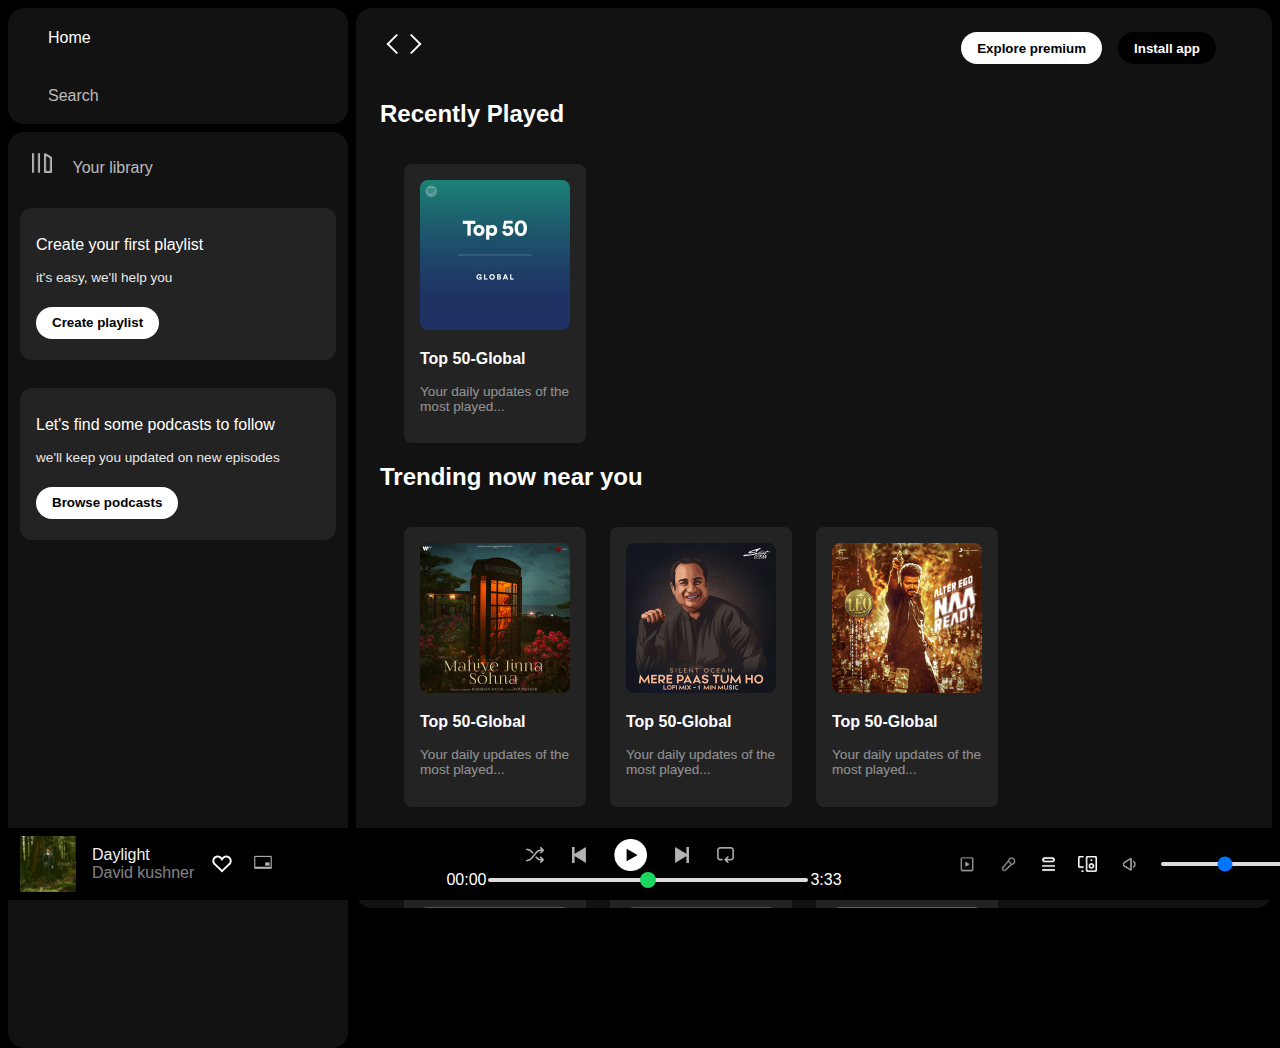
<file: index.html>
<!DOCTYPE html>
<html lang="en">
<head>
    <meta charset="UTF-8">
    <meta name="viewport" content="width=device-width, initial-scale=1.0">
    <title>Spotify - Web Player: Music for everyone</title>
    <link rel="stylesheet" href="index.css">
    <link rel="stylesheet" href="https://cdnjs.cloudflare.com/ajax/libs/font-awesome/6.6.0/css/all.min.css" integrity="sha512-Kc323vGBEqzTmouAECnVceyQqyqdsSiqLQISBL29aUW4U/M7pSPA/gEUZQqv1cwx4OnYxTxve5UMg5GT6L4JJg==" crossorigin="anonymous" referrerpolicy="no-referrer" />
    <link rel="icon" href="./assests/logo.png">
    <link rel="preconnect" href="https:// fonts.googleapis.com">
    <link rel="preconnect" href="https:// fonts.gstatic.com" crossorigin>
    <link href="https://fonts.googleapis. com/css?family=Montserrat:wght@300;4 00;500;600;700&display=swap" rel="sty lesheet">
</head>
<body>
    <div class="main">
        <div class="sidebar">
            <div class="nav">
                <div class="nav-option" style="opacity: 1;">
                    <i class="fa-solid fa-house"></i>
                    <a href="#">Home</a>
                </div>
                <div class="nav-option">
                    <i class="fa-solid fa-magnifying-glass"></i>
                    <a href="#">Search</a>
                </div>
             </div>
            <div class="library">
                <div class="option">
                    <div class="lib-option nav-option">
                        <img src="./assests/library_icon.png">
                        <a href="#">Your library</a>
                    </div>
                    <div class="icons">
                        <i class="fa-solid fa-plus"></i>
                        <i class="fa-solid fa-arrow-right"></i>
                    </div>
                </div>
                <div class="lib-box">
                    <div class="box">
                        <p class="box-p1">Create your first playlist</p>
                        <p class="box-p2">it's easy, we'll help you</p>
                        <button class="badge">Create playlist</button>
                    </div>
                    <div class="box">
                        <p class="box-p1">Let's find some podcasts to follow</p>
                        <p class="box-p2">we'll keep you updated on new episodes </p>
                        <button class="badge">Browse podcasts</button>
                    </div>
                </div>
            </div>
        </div>
        <div class="main-content">
            <div class="sticky-nav">
                <div class="sticky-nav-icons">
                    <img src="./assests/backward_icon.png">
                    <img src="./assests/forward_icon.png">
                </div>
                <div class="sticky-nav-options">
                    <button class="badge nav-item hide">Explore premium</button>
                    <button class="badge nav-item dark-badge"><i class="fa-regular fa-circle-down style="margin-left: 5px;"></i> Install app</button>
                    <i class="fa-solid fa-user nav-item"></i>
                </div>
            </div>
            <div class="cards">
                <h2>Recently Played</h2>
                <div class="cards-container">
                    <div class="card">
                        <img src="assests/card1img.jpeg" class="card-img">
                        <p class="card-title">Top 50-Global</p>
                        <p class="card-info">Your daily updates of the most played...</p>
                    </div>
                </div>
                <h2>Trending now near you</h2>
                <div class="cards-container">
                    <div class="card">
                        <img src="assests/card2img.jpeg" class="card-img">
                        <p class="card-title">Top 50-Global</p>
                        <p class="card-info">Your daily updates of the most played...</p>
                    </div>
                    <div class="card">
                        <img src="assests/card3img.jpeg" class="card-img">
                        <p class="card-title">Top 50-Global</p>
                        <p class="card-info">Your daily updates of the most played...</p>
                    </div>
                    <div class="card">
                        <img src="assests/card4img.jpeg" class="card-img">
                        <p class="card-title">Top 50-Global</p>
                        <p class="card-info">Your daily updates of the most played...</p>
                    </div>
                 </div>
                 <h2> Featured charts</h2>
                 <div class="cards-container">
                     <div class="card">
                         <img src="assests/card5img.jpeg" class="card-img">
                         <p class="card-title">Top 50-Global</p>
                         <p class="card-info">Your daily updates of the most played...</p>
                     </div>
                     <div class="card">
                        <img src="assests/card6img.jpeg" class="card-img">
                        <p class="card-title">Top 50-india</p>
                        <p class="card-info">Your daily updates of the most played...</p>
                    </div>
                    <div class="card">
                        <img src="assests/card1img.jpeg" class="card-img">
                        <p class="card-title">Top 50-Global</p>
                        <p class="card-info">Your daily updates of the most played...</p>
                    </div>

            </div>
        </div>
        <div class="footer">
            <div class="line"></div>
        </div>
        <div class="music-player" style="width: 100%;">
            <div class="album">
                <img src="assests/album_picture.jpeg" class="album-img">
                <div class="song-artist">
                    <a href="name" class="songname" style="opacity: 0.95;">Daylight</a>
                    <br>
                     <a href="name" class="artistname" style="opacity: 0.5;">David kushner</a>
                </div>
                <div class="smallicon">
                    <img src="assests/album_icon1.png" class="smallicon1">
                    <img src="assests/album_icon2.png" class="smallicon2">
                </div>
            
            </div>
            <div class="player">
                <div class="player-controls">
                <img src="assests/player_icon1.png" class="player-controlicon">
                <img src="assests/player_icon2.png" class="player-controlicon">
                <img src="assests/player_icon3.png" class="player-controlicon" style="opacity: 1;height: 2rem;">
                <img src="assests/player_icon4.png" class="player-controlicon">
                <img src="assests/player_icon5.png" class="player-controlicon">
                </div>
                <div class="playback-bar">
                    <span class="curr-time">00:00</span>
                    <input type="range" min="0" max="100" class="progress-bar">
                    <span class="tot-time">3:33</span>
                </div>
            </div>
            <div class="controls">
                <img src="assests/controls_icon1.png" class="controls-icon">
                <img src="assests/controld_icon2.png" class="controls-icon">
                <img src="assests/controls_icon3.png" class="controls-icon" style="height: 1.2rem;">
                <img src="assests/controls_icon4.png" class="controls-icon" style="height: 1rem;">
                <img src="assests/controls_icon5.png" class="controls-icon">
                <input type="range" class="range">
            </div>
        </div>
    </div>
    
</body>
</html>
</file>
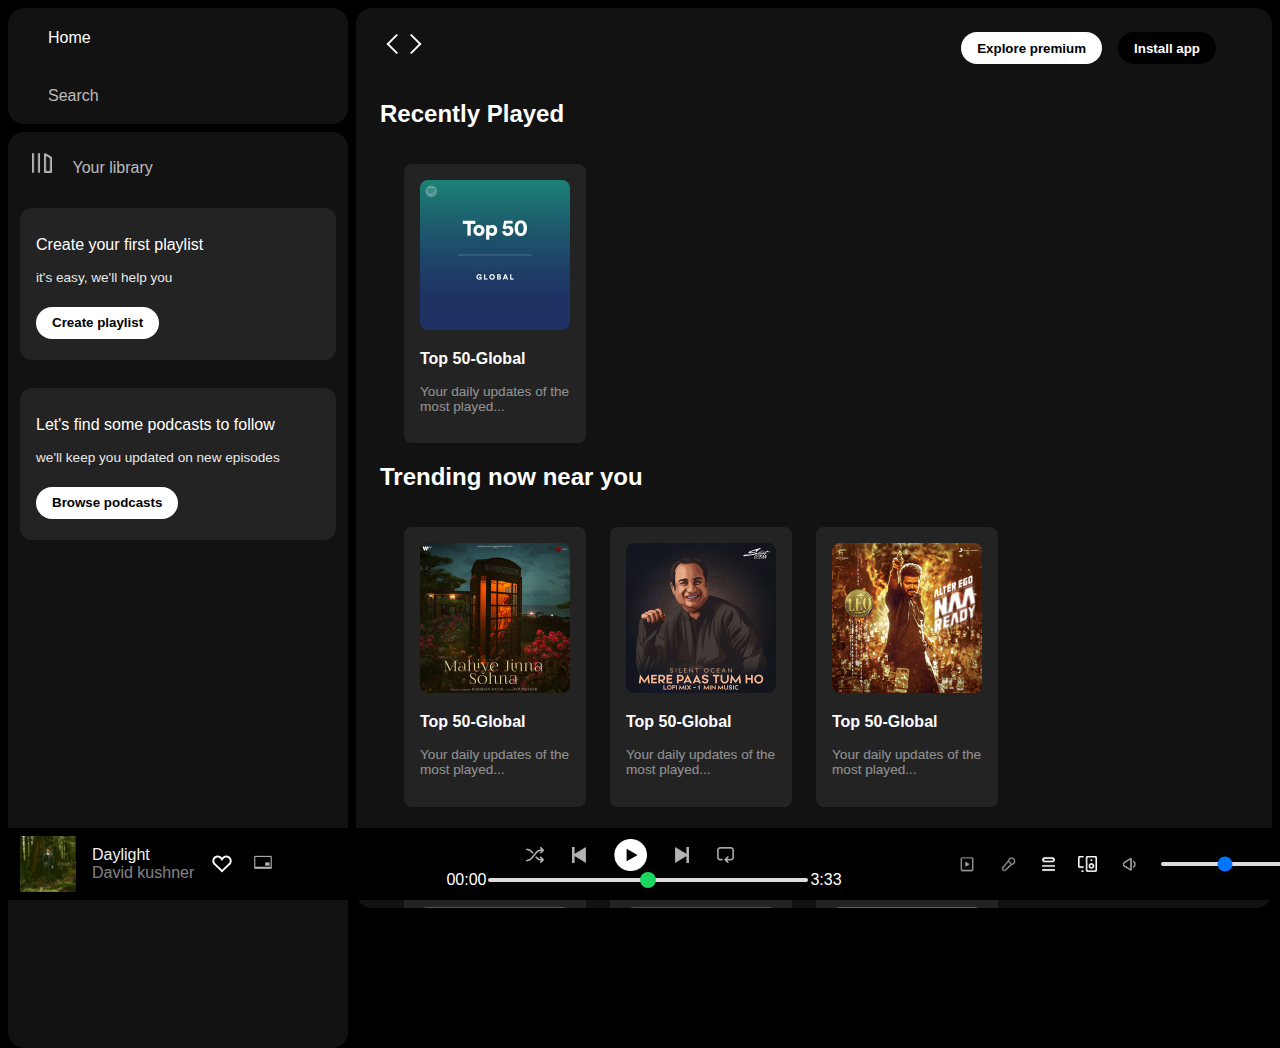
<file: spotify.html>
<!DOCTYPE html>
<html lang="en">
<head>
    <meta charset="UTF-8">
    <meta name="viewport" content="width=device-width, initial-scale=1.0">
    <title>Spotify - Web Player: Music for everyone</title>
    <link rel="stylesheet" href="spotify.css">
    <link rel="stylesheet" href="https://cdnjs.cloudflare.com/ajax/libs/font-awesome/6.6.0/css/all.min.css" integrity="sha512-Kc323vGBEqzTmouAECnVceyQqyqdsSiqLQISBL29aUW4U/M7pSPA/gEUZQqv1cwx4OnYxTxve5UMg5GT6L4JJg==" crossorigin="anonymous" referrerpolicy="no-referrer" />
    <link rel="icon" href="./assests/logo.png">
    <link rel="preconnect" href="https:// fonts.googleapis.com">
    <link rel="preconnect" href="https:// fonts.gstatic.com" crossorigin>
    <link href="https://fonts.googleapis. com/css?family=Montserrat:wght@300;4 00;500;600;700&display=swap" rel="sty lesheet">
</head>
<body>
    <div class="main">
        <div class="sidebar">
            <div class="nav">
                <div class="nav-option" style="opacity: 1;">
                    <i class="fa-solid fa-house"></i>
                    <a href="#">Home</a>
                </div>
                <div class="nav-option">
                    <i class="fa-solid fa-magnifying-glass"></i>
                    <a href="#">Search</a>
                </div>
             </div>
            <div class="library">
                <div class="option">
                    <div class="lib-option nav-option">
                        <img src="./assests/library_icon.png">
                        <a href="#">Your library</a>
                    </div>
                    <div class="icons">
                        <i class="fa-solid fa-plus"></i>
                        <i class="fa-solid fa-arrow-right"></i>
                    </div>
                </div>
                <div class="lib-box">
                    <div class="box">
                        <p class="box-p1">Create your first playlist</p>
                        <p class="box-p2">it's easy, we'll help you</p>
                        <button class="badge">Create playlist</button>
                    </div>
                    <div class="box">
                        <p class="box-p1">Let's find some podcasts to follow</p>
                        <p class="box-p2">we'll keep you updated on new episodes </p>
                        <button class="badge">Browse podcasts</button>
                    </div>
                </div>
            </div>
        </div>
        <div class="main-content">
            <div class="sticky-nav">
                <div class="sticky-nav-icons">
                    <img src="./assests/backward_icon.png">
                    <img src="./assests/forward_icon.png">
                </div>
                <div class="sticky-nav-options">
                    <button class="badge nav-item hide">Explore premium</button>
                    <button class="badge nav-item dark-badge"><i class="fa-regular fa-circle-down style="margin-left: 5px;"></i> Install app</button>
                    <i class="fa-solid fa-user nav-item"></i>
                </div>
            </div>
            <div class="cards">
                <h2>Recently Played</h2>
                <div class="cards-container">
                    <div class="card">
                        <img src="assests/card1img.jpeg" class="card-img">
                        <p class="card-title">Top 50-Global</p>
                        <p class="card-info">Your daily updates of the most played...</p>
                    </div>
                </div>
                <h2>Trending now near you</h2>
                <div class="cards-container">
                    <div class="card">
                        <img src="assests/card2img.jpeg" class="card-img">
                        <p class="card-title">Top 50-Global</p>
                        <p class="card-info">Your daily updates of the most played...</p>
                    </div>
                    <div class="card">
                        <img src="assests/card3img.jpeg" class="card-img">
                        <p class="card-title">Top 50-Global</p>
                        <p class="card-info">Your daily updates of the most played...</p>
                    </div>
                    <div class="card">
                        <img src="assests/card4img.jpeg" class="card-img">
                        <p class="card-title">Top 50-Global</p>
                        <p class="card-info">Your daily updates of the most played...</p>
                    </div>
                 </div>
                 <h2> Featured charts</h2>
                 <div class="cards-container">
                     <div class="card">
                         <img src="assests/card5img.jpeg" class="card-img">
                         <p class="card-title">Top 50-Global</p>
                         <p class="card-info">Your daily updates of the most played...</p>
                     </div>
                     <div class="card">
                        <img src="assests/card6img.jpeg" class="card-img">
                        <p class="card-title">Top 50-india</p>
                        <p class="card-info">Your daily updates of the most played...</p>
                    </div>
                    <div class="card">
                        <img src="assests/card1img.jpeg" class="card-img">
                        <p class="card-title">Top 50-Global</p>
                        <p class="card-info">Your daily updates of the most played...</p>
                    </div>

            </div>
        </div>
        <div class="footer">
            <div class="line"></div>
        </div>
        <div class="music-player" style="width: 100%;">
            <div class="album">
                <img src="assests/album_picture.jpeg" class="album-img">
                <div class="song-artist">
                    <a href="name" class="songname" style="opacity: 0.95;">Daylight</a>
                    <br>
                     <a href="name" class="artistname" style="opacity: 0.5;">David kushner</a>
                </div>
                <div class="smallicon">
                    <img src="assests/album_icon1.png" class="smallicon1">
                    <img src="assests/album_icon2.png" class="smallicon2">
                </div>
            
            </div>
            <div class="player">
                <div class="player-controls">
                <img src="assests/player_icon1.png" class="player-controlicon">
                <img src="assests/player_icon2.png" class="player-controlicon">
                <img src="assests/player_icon3.png" class="player-controlicon" style="opacity: 1;height: 2rem;">
                <img src="assests/player_icon4.png" class="player-controlicon">
                <img src="assests/player_icon5.png" class="player-controlicon">
                </div>
                <div class="playback-bar">
                    <span class="curr-time">00:00</span>
                    <input type="range" min="0" max="100" class="progress-bar">
                    <span class="tot-time">3:33</span>
                </div>
            </div>
            <div class="controls">
                <img src="assests/controls_icon1.png" class="controls-icon">
                <img src="assests/controld_icon2.png" class="controls-icon">
                <img src="assests/controls_icon3.png" class="controls-icon" style="height: 1.2rem;">
                <img src="assests/controls_icon4.png" class="controls-icon" style="height: 1rem;">
                <img src="assests/controls_icon5.png" class="controls-icon">
                <input type="range" class="range">
            </div>
        </div>
    </div>
    
</body>
</html>
</file>
<file: index.css>
body{
    font-family: 'Montserrat',sans-serif;
    background-color: #000;
    color: #fff;
    margin: 0;
    overflow: hidden;
}
.main{
    display: flex;
    padding: 0.5rem;
    height: 100vh;
}
.sidebar{
    background-color: red;
    width: 340px;
    border-radius: 1rem;
    background-color: #121212;
    background-color: #000;
    margin-right: 0.5rem;
}
.main-content{
    background-color: blue;
    flex: 1;
    overflow: auto;
    background-color: #121212;
    border-radius: 1rem;
    padding:0 1.5rem 0 1.5rem;
    
}
.music-player{
 background-color: #000;
 position: fixed;
 bottom:0px;
 /* width: 100%; */
 height:72px;
 display: flex;
 align-items: center;
 justify-content: space-between;
 margin-left: -23.5rem;
}
a{
    text-decoration: none;
    color:#fff;
}
.nav{
    background-color: #121212;
    border-radius: 1rem;
    display:flex;
    flex-direction: column;
    justify-content: center;
    height: 100px;
    padding: 0.5rem 0.75rem;

}
.nav-option {
    line-height: 2.5rem;
    opacity: 0.7;
    padding: 0.5rem 0.75rem;
}
.nav-option i{
    font-size: 1.25rem;
}
.nav-option a{
    font-size: 1rem;
    margin-left: 1rem;
}
.nav-option:hover{
    opacity: 1;
}
.library{
    background-color: #121212;
    border-radius: 1rem;
    height: 100%;
    margin-top: 0.5rem;
    padding: 0.5rem 0.75rem;
}
.option{
    display:flex;
    justify-content: space-between;
    align-items: center;
}
.lib-option img{
    height:1.25rem;
    width: 1.25rem;
}
.icons{
    font-size: 1.25rem;
    display: flex;
}
.icons i{
    opacity:0.7;
    margin-right: 1rem;
}
.icons i:hover{
    opacity:1;
}
.box{
    height: 8rem;
    background-color: #232323;
    border-radius: 0.75rem;
    margin:0.75rem 0 1.75rem 0;
    padding: 0.75rem 1rem;
    
}
.box-p1{
    font-size: 1rem;
    font-weight: 500;
    
}
.box-p2{
    font-size: 0.85rem;
    opacity: 0.9;
}
.badge{
    background-color: #fff;
    border: none;
    border-radius: 100px;
    padding: 0.25rem 1rem;
    font-weight: 700;
    margin-top: 0.5rem;
    height:2rem;
    width:fit-content;

}
.sticky-nav{
    position: sticky;
    top: 0;
    background-color: #121212;
    display: flex;
    justify-content: space-between;
    align-items: center;
    padding: 1rem 0 1rem 0;
    z-index: 10;
}
.sticky-nav-icons{
    display:flex;
    justify-content: center;
    align-items: center;
}
.sticky-nav-options{
    display: flex;
    justify-content: center;
    align-items: center;

}
.nav-item{
    margin-right:1rem
}
.dark-badge{
    background-color: #000;
    color:#fff;
}
@media(max-width:1000px){
    .hide{
        display:none;
    }
}
.card{
    background-color: #232323;
    width: 150px;
    border-radius: 0.5rem;
    padding: 1rem;
    margin-left: 1.5rem;
    margin-top: 1rem;
}
.cards-container{
    display: flex;
    flex-wrap: wrap;
}
.card-img{
    width: 100%;
    border-radius: 0.5rem;
}
.card-title{
    font-weight: 600;
}
.card-info{
   font-size: 0.85rem;
   opacity: 0.5;
}
.footer{
    height: 300px;
    display: flex;
    align-items: center;
    justify-content: center;
}
.line{
    width: 90%;
    height: 50%;
    border-top: 1px solid white;
    opacity: 0.4;
}

.album{
    width: 25%;
    /* background-color: #1bd760; */
    display: flex;
}
.player{
    width: 50%;
    /* background-color: blueviolet; */
}
.controls{
    width: 25%;
    display: flex;
    justify-content: center;
    align-items: center;
    align-content: center;
    /* background-color: red; */
}
.player-controlicon{
    height: 1rem;
    margin-right: 1.75rem;
    opacity: 0.7;
}
.player-controls{
    display: flex;
    align-items: center;
    justify-content: center;
}
.playback-bar{
    display: flex;
    align-items: center;
    justify-content: center;
}
.player-controlicon:hover{
    opacity: 1;
}
.progress-bar{
    width: 50%;
    appearance: none;
    background-color: transparent;
    cursor: pointer;
}
.progress-bar::-webkit-slider-runnable-track{
    background-color: #ddd;
    border-radius: 100px;
    height: 0.2rem;
}
.progress-bar::-webkit-slider-thumb{
    appearance: none;
    height: 1rem;
    width: 1rem;
    background-color: #1bd760;
    border-radius: 50%;
    margin-top: -6px;
}
.album-img{
         margin-left: 1rem;
         height: 3.5rem;
}

.song-artist{
    justify-content: center;
    align-items: center;
    align-content: center;
    margin-left: 1rem;
   
}
.smallicon{
    display: flex;
    justify-content: center;
    align-items: center;
    align-content: center;
}
.smallicon1{
    height: 1.5rem;
    margin-right: 1rem;
    margin-left: 1rem;
}
.smallicon2{
    height: 2rem;
}
.controls-icon{
    height: 2rem;
    margin-right: 1.25rem;
}
.range::-webkit-slider-runnable-track{
    background-color: #ddd;
    border-radius: 100px;
    height: 0.2rem;
}
.range::-webkit-slider-thumb{
    appearance: none;
    height: 1rem;
    width: 1rem;
    background-color: #1bd760;
    border-radius: 50%;
    margin-top: -6px;
}
</file>
<file: spotify.css>
body{
    font-family: 'Montserrat',sans-serif;
    background-color: #000;
    color: #fff;
    margin: 0;
    overflow: hidden;
}
.main{
    display: flex;
    padding: 0.5rem;
    height: 100vh;
}
.sidebar{
    background-color: red;
    width: 340px;
    border-radius: 1rem;
    background-color: #121212;
    background-color: #000;
    margin-right: 0.5rem;
}
.main-content{
    background-color: blue;
    flex: 1;
    overflow: auto;
    background-color: #121212;
    border-radius: 1rem;
    padding:0 1.5rem 0 1.5rem;
    
}
.music-player{
 background-color: #000;
 position: fixed;
 bottom:0px;
 /* width: 100%; */
 height:72px;
 display: flex;
 align-items: center;
 justify-content: space-between;
 margin-left: -23.5rem;
}
a{
    text-decoration: none;
    color:#fff;
}
.nav{
    background-color: #121212;
    border-radius: 1rem;
    display:flex;
    flex-direction: column;
    justify-content: center;
    height: 100px;
    padding: 0.5rem 0.75rem;

}
.nav-option {
    line-height: 2.5rem;
    opacity: 0.7;
    padding: 0.5rem 0.75rem;
}
.nav-option i{
    font-size: 1.25rem;
}
.nav-option a{
    font-size: 1rem;
    margin-left: 1rem;
}
.nav-option:hover{
    opacity: 1;
}
.library{
    background-color: #121212;
    border-radius: 1rem;
    height: 100%;
    margin-top: 0.5rem;
    padding: 0.5rem 0.75rem;
}
.option{
    display:flex;
    justify-content: space-between;
    align-items: center;
}
.lib-option img{
    height:1.25rem;
    width: 1.25rem;
}
.icons{
    font-size: 1.25rem;
    display: flex;
}
.icons i{
    opacity:0.7;
    margin-right: 1rem;
}
.icons i:hover{
    opacity:1;
}
.box{
    height: 8rem;
    background-color: #232323;
    border-radius: 0.75rem;
    margin:0.75rem 0 1.75rem 0;
    padding: 0.75rem 1rem;
    
}
.box-p1{
    font-size: 1rem;
    font-weight: 500;
    
}
.box-p2{
    font-size: 0.85rem;
    opacity: 0.9;
}
.badge{
    background-color: #fff;
    border: none;
    border-radius: 100px;
    padding: 0.25rem 1rem;
    font-weight: 700;
    margin-top: 0.5rem;
    height:2rem;
    width:fit-content;

}
.sticky-nav{
    position: sticky;
    top: 0;
    background-color: #121212;
    display: flex;
    justify-content: space-between;
    align-items: center;
    padding: 1rem 0 1rem 0;
    z-index: 10;
}
.sticky-nav-icons{
    display:flex;
    justify-content: center;
    align-items: center;
}
.sticky-nav-options{
    display: flex;
    justify-content: center;
    align-items: center;

}
.nav-item{
    margin-right:1rem
}
.dark-badge{
    background-color: #000;
    color:#fff;
}
@media(max-width:1000px){
    .hide{
        display:none;
    }
}
.card{
    background-color: #232323;
    width: 150px;
    border-radius: 0.5rem;
    padding: 1rem;
    margin-left: 1.5rem;
    margin-top: 1rem;
}
.cards-container{
    display: flex;
    flex-wrap: wrap;
}
.card-img{
    width: 100%;
    border-radius: 0.5rem;
}
.card-title{
    font-weight: 600;
}
.card-info{
   font-size: 0.85rem;
   opacity: 0.5;
}
.footer{
    height: 300px;
    display: flex;
    align-items: center;
    justify-content: center;
}
.line{
    width: 90%;
    height: 50%;
    border-top: 1px solid white;
    opacity: 0.4;
}

.album{
    width: 25%;
    /* background-color: #1bd760; */
    display: flex;
}
.player{
    width: 50%;
    /* background-color: blueviolet; */
}
.controls{
    width: 25%;
    display: flex;
    justify-content: center;
    align-items: center;
    align-content: center;
    /* background-color: red; */
}
.player-controlicon{
    height: 1rem;
    margin-right: 1.75rem;
    opacity: 0.7;
}
.player-controls{
    display: flex;
    align-items: center;
    justify-content: center;
}
.playback-bar{
    display: flex;
    align-items: center;
    justify-content: center;
}
.player-controlicon:hover{
    opacity: 1;
}
.progress-bar{
    width: 50%;
    appearance: none;
    background-color: transparent;
    cursor: pointer;
}
.progress-bar::-webkit-slider-runnable-track{
    background-color: #ddd;
    border-radius: 100px;
    height: 0.2rem;
}
.progress-bar::-webkit-slider-thumb{
    appearance: none;
    height: 1rem;
    width: 1rem;
    background-color: #1bd760;
    border-radius: 50%;
    margin-top: -6px;
}
.album-img{
         margin-left: 1rem;
         height: 3.5rem;
}

.song-artist{
    justify-content: center;
    align-items: center;
    align-content: center;
    margin-left: 1rem;
   
}
.smallicon{
    display: flex;
    justify-content: center;
    align-items: center;
    align-content: center;
}
.smallicon1{
    height: 1.5rem;
    margin-right: 1rem;
    margin-left: 1rem;
}
.smallicon2{
    height: 2rem;
}
.controls-icon{
    height: 2rem;
    margin-right: 1.25rem;
}
.range::-webkit-slider-runnable-track{
    background-color: #ddd;
    border-radius: 100px;
    height: 0.2rem;
}
.range::-webkit-slider-thumb{
    appearance: none;
    height: 1rem;
    width: 1rem;
    background-color: #1bd760;
    border-radius: 50%;
    margin-top: -6px;
}
</file>
